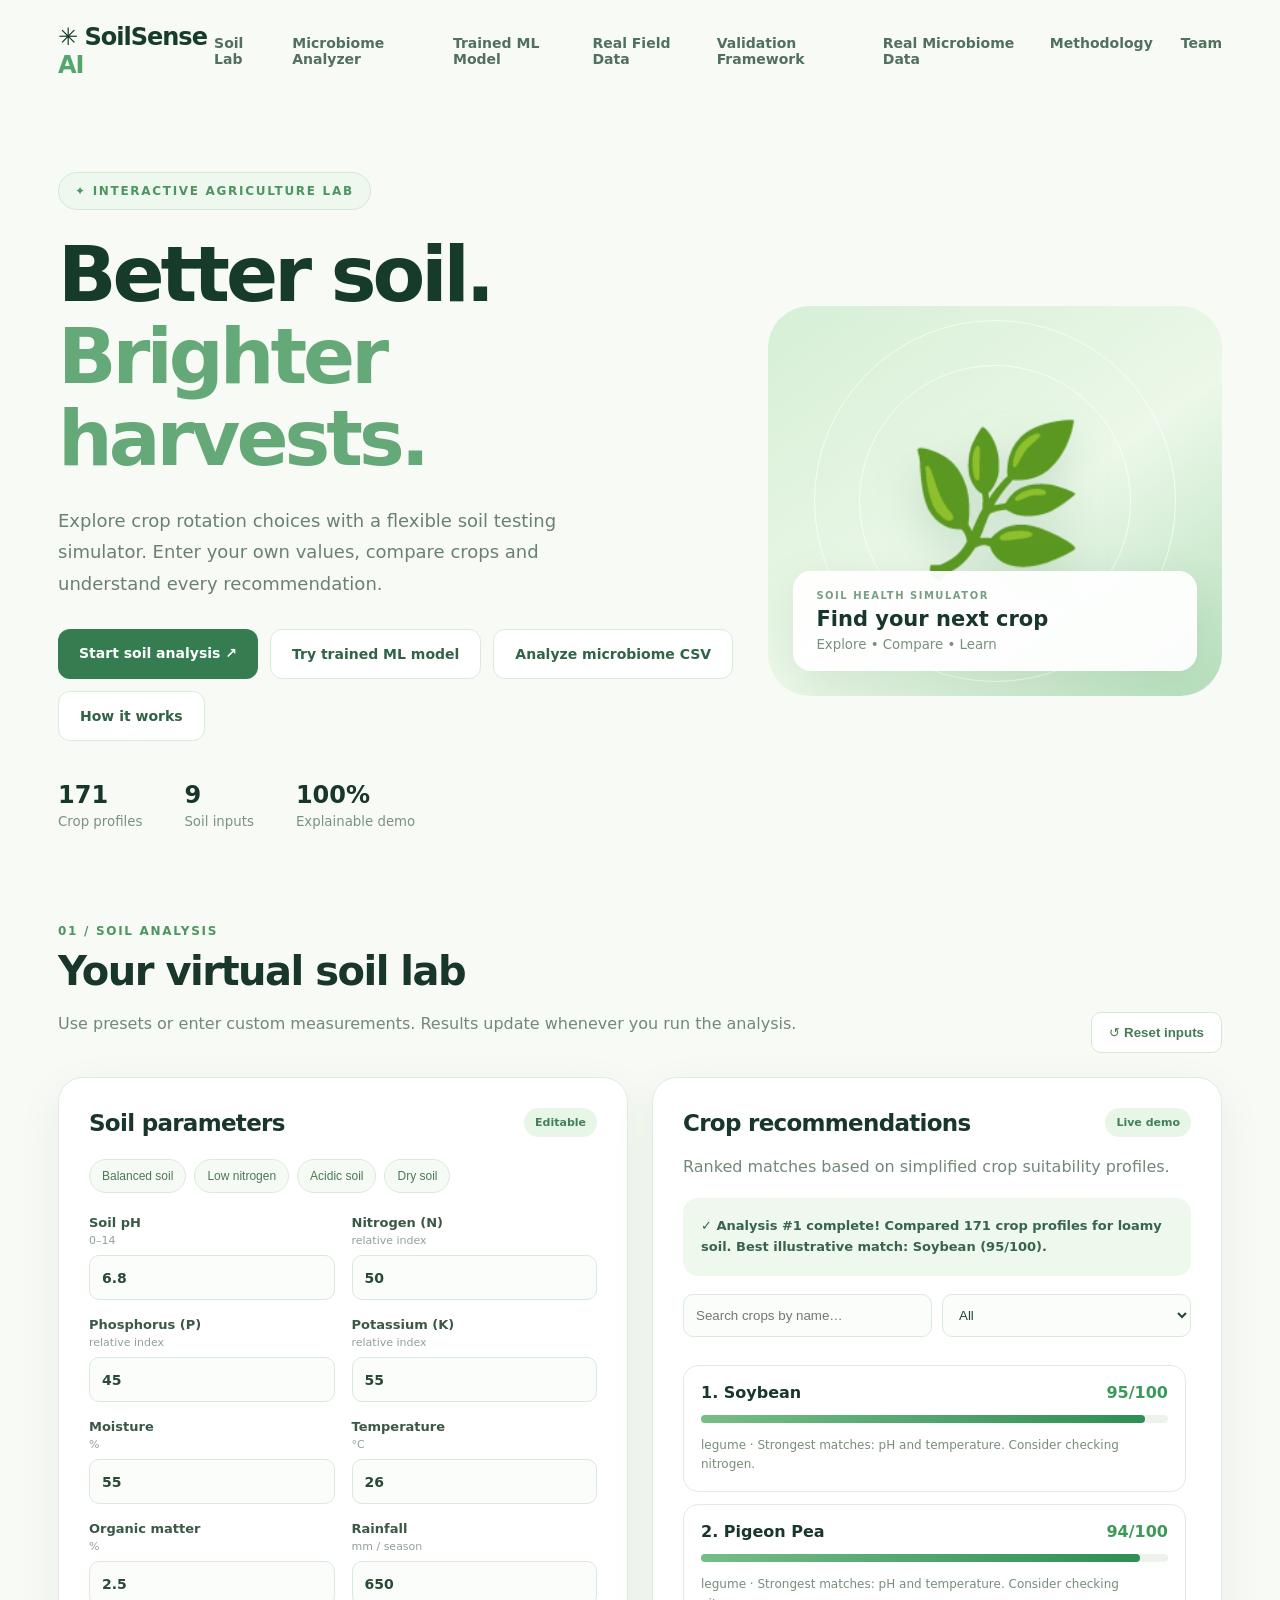
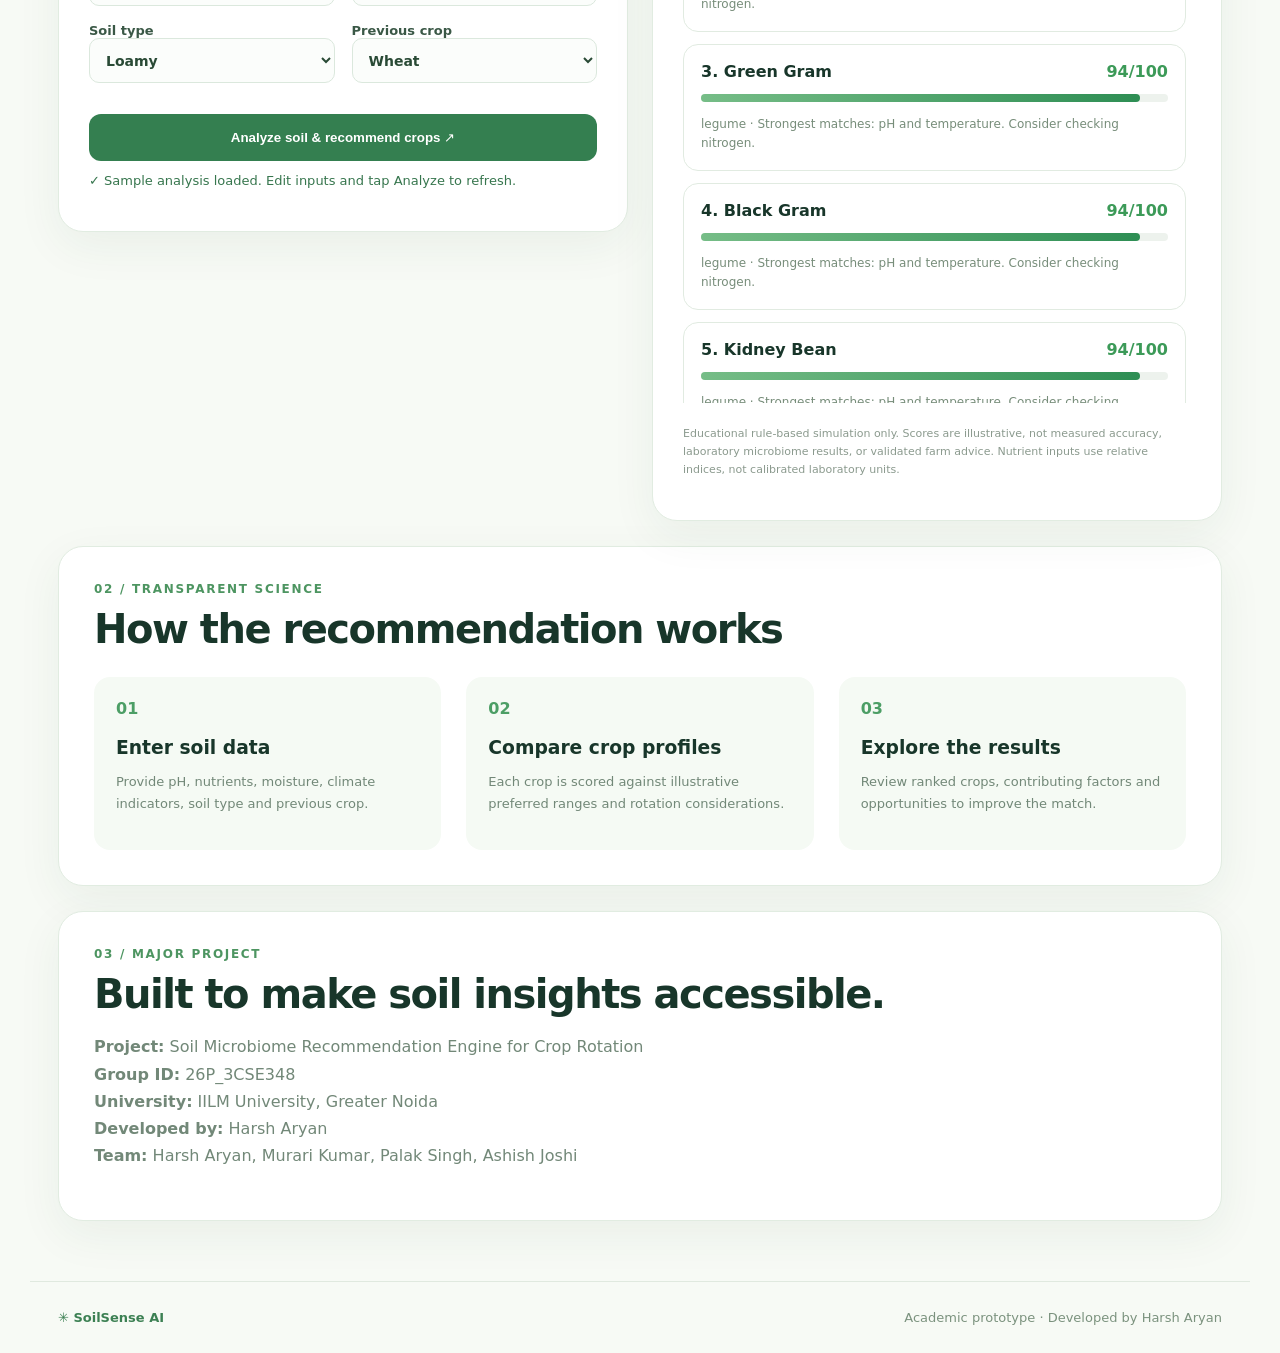
<file: index.html>
<!doctype html><html lang="en"><head><meta charset="utf-8"><meta name="viewport" content="width=device-width,initial-scale=1"><meta name="theme-color" content="#f5faf4"><title>SoilSense AI — Smart Crop Rotation Lab</title><link rel="stylesheet" href="style.css?v=8"></head><body><header><a class="logo" href="#">✳ SoilSense <span>AI</span></a><nav><a href="#lab">Soil Lab</a><a href="microbiome.html">Microbiome Analyzer</a><a href="ml.html">Trained ML Model</a><a href="field-data.html">Real Field Data</a><a href="microbiome-validation.html">Validation Framework</a><a href="real-microbiome.html">Real Microbiome Data</a><a href="#method">Methodology</a><a href="#team">Team</a></nav></header><main><section class="hero"><div class="hero-copy"><div class="pill">✦ INTERACTIVE AGRICULTURE LAB</div><h1>Better soil.<br><em>Brighter harvests.</em></h1><p>Explore crop rotation choices with a flexible soil testing simulator. Enter your own values, compare crops and understand every recommendation.</p><div class="hero-actions"><a class="primary" href="#lab">Start soil analysis ↗</a><a class="secondary" href="ml.html">Try trained ML model</a><a class="secondary" href="microbiome.html">Analyze microbiome CSV</a><a class="secondary" href="#method">How it works</a></div><div class="stats"><div><b>171</b><small>Crop profiles</small></div><div><b>9</b><small>Soil inputs</small></div><div><b>100%</b><small>Explainable demo</small></div></div></div><div class="hero-art"><div class="orb">🌿</div><div class="float-card"><span>SOIL HEALTH SIMULATOR</span><strong>Find your next crop</strong><small>Explore • Compare • Learn</small></div></div></section><section class="lab-heading" id="lab"><div><div class="eyebrow">01 / SOIL ANALYSIS</div><h2>Your virtual soil lab</h2><p>Use presets or enter custom measurements. Results update whenever you run the analysis.</p></div><button class="outline" id="reset" type="button">↺ Reset inputs</button></section><section class="workspace"><div class="form-card"><div class="card-heading"><h3>Soil parameters</h3><span class="tag">Editable</span></div><div class="preset-row"><button type="button" data-preset="balanced">Balanced soil</button><button type="button" data-preset="lowN">Low nitrogen</button><button type="button" data-preset="acidic">Acidic soil</button><button type="button" data-preset="dry">Dry soil</button></div><div class="fields"><label>Soil pH <small>0–14</small><input id="ph" type="number" min="0" max="14" step=".1" value="6.8"></label><label>Nitrogen (N) <small>relative index</small><input id="n" type="number" min="0" step="1" value="50"></label><label>Phosphorus (P) <small>relative index</small><input id="p" type="number" min="0" step="1" value="45"></label><label>Potassium (K) <small>relative index</small><input id="k" type="number" min="0" step="1" value="55"></label><label>Moisture <small>%</small><input id="moisture" type="number" min="0" max="100" step="1" value="55"></label><label>Temperature <small>°C</small><input id="temp" type="number" step=".1" value="26"></label><label>Organic matter <small>%</small><input id="organic" type="number" min="0" max="100" step=".1" value="2.5"></label><label>Rainfall <small>mm / season</small><input id="rainfall" type="number" min="0" step="1" value="650"></label><label>Soil type<select id="soil"><option>Loamy</option><option>Clay</option><option>Sandy</option><option>Silty</option><option>Black</option><option>Alluvial</option></select></label><label>Previous crop<select id="previous"><option>Wheat</option><option>Rice</option><option>Maize</option><option>Chickpea</option><option>Mustard</option><option>Potato</option><option>Soybean</option><option>Groundnut</option><option>Other / None</option></select></label></div><p id="error" class="error" role="alert"></p><button id="run" class="run" type="button">Analyze soil & recommend crops ↗</button><p id="analysisStatus" role="status" aria-live="polite" style="font-size:13px;color:#37764e;margin-top:12px">Ready to analyze your soil.</p></div><div class="result-card"><div class="card-heading"><h3>Crop recommendations</h3><span class="tag">Live demo</span></div><p class="muted">Ranked matches based on simplified crop suitability profiles.</p><div id="summary" class="summary"></div><div class="crop-controls"><input id="cropSearch" type="search" placeholder="Search crops by name…" aria-label="Search crops"><select id="cropCategory" aria-label="Filter crop category"><option>All</option><option value="cereal">Cereal</option><option value="legume">Legume</option><option value="vegetable">Vegetable</option><option value="fruit">Fruit</option><option value="oilseed">Oilseed</option><option value="spice">Spice</option><option value="cash crop">Cash crop</option><option value="herb">Herb</option><option value="flower">Flower</option><option value="fiber">Fiber</option></select></div><div id="recommendations"></div><p class="disclaimer">Educational rule-based simulation only. Scores are illustrative, not measured accuracy, laboratory microbiome results, or validated farm advice. Nutrient inputs use relative indices, not calibrated laboratory units.</p></div></section><section class="section-card" id="method"><div class="eyebrow">02 / TRANSPARENT SCIENCE</div><h2>How the recommendation works</h2><div class="steps"><div><span>01</span><h3>Enter soil data</h3><p>Provide pH, nutrients, moisture, climate indicators, soil type and previous crop.</p></div><div><span>02</span><h3>Compare crop profiles</h3><p>Each crop is scored against illustrative preferred ranges and rotation considerations.</p></div><div><span>03</span><h3>Explore the results</h3><p>Review ranked crops, contributing factors and opportunities to improve the match.</p></div></div></section><section class="section-card" id="team"><div class="eyebrow">03 / MAJOR PROJECT</div><h2>Built to make soil insights accessible.</h2><p><b>Project:</b> Soil Microbiome Recommendation Engine for Crop Rotation<br><b>Group ID:</b> 26P_3CSE348<br><b>University:</b> IILM University, Greater Noida<br><b>Developed by:</b> Harsh Aryan<br><b>Team:</b> Harsh Aryan, Murari Kumar, Palak Singh, Ashish Joshi</p></section></main><footer><b>✳ SoilSense AI</b><span>Academic prototype · Developed by Harsh Aryan</span></footer><script src="script.js?v=8"></script></body></html>
</file>
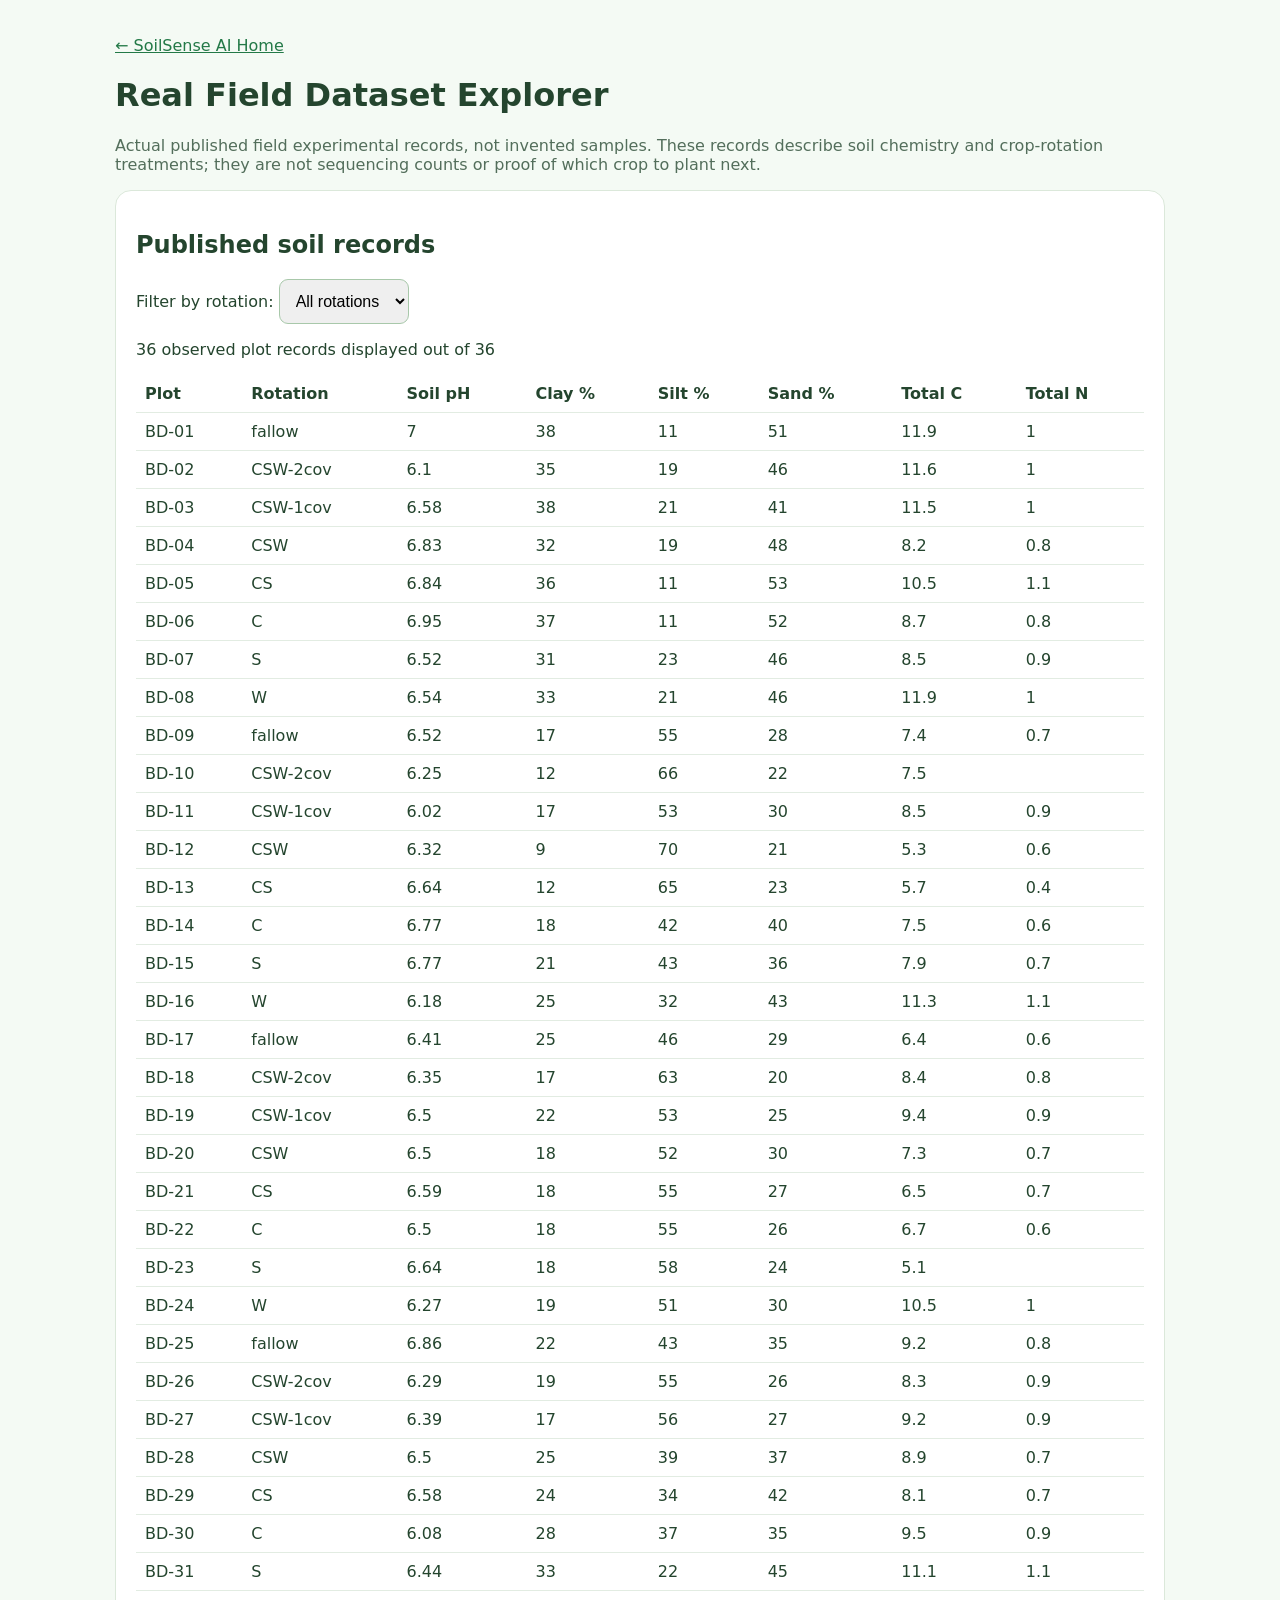
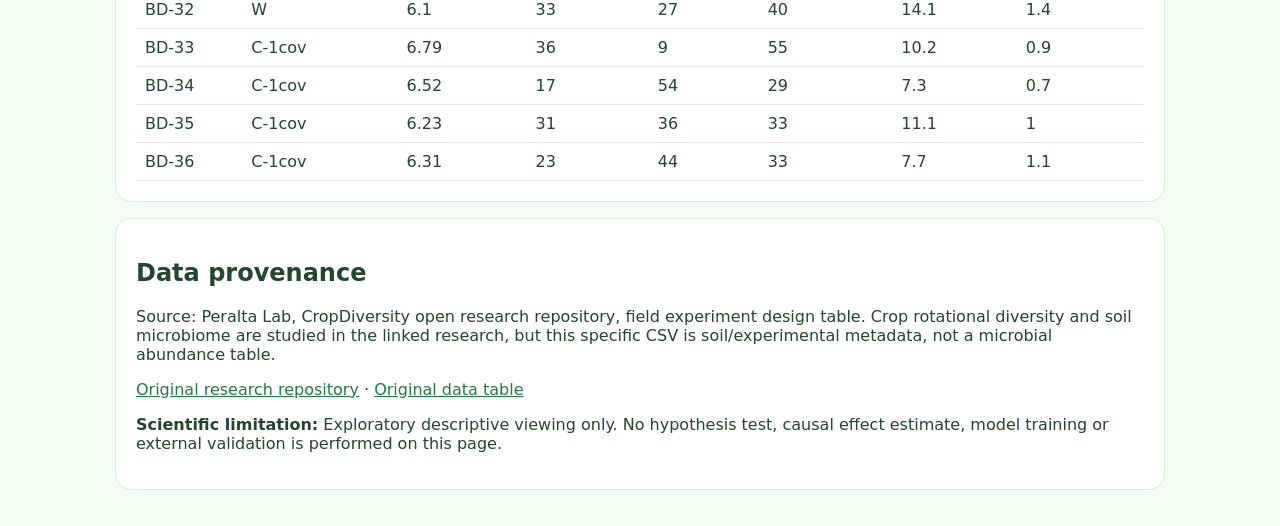
<file: field-data.html>
<!doctype html><html lang="en"><head><meta charset="utf-8"><meta name="viewport" content="width=device-width,initial-scale=1"><title>SoilSense AI — Real Field Dataset Explorer</title><style>body{margin:0;background:#f4faf4;font:16px system-ui;color:#24452e}main{max-width:1050px;margin:auto;padding:20px}section{background:white;border:1px solid #dbe8da;border-radius:16px;padding:20px;margin:16px 0}a{color:#237947}select{padding:12px;border:1px solid #a8c8aa;border-radius:9px;font-size:16px}table{width:100%;border-collapse:collapse}th,td{padding:9px;border-bottom:1px solid #e2ece2;text-align:left}.scroll{overflow:auto}.muted{color:#536e5b}</style></head><body><main><p><a href="index.html">← SoilSense AI Home</a></p><h1>Real Field Dataset Explorer</h1><p class="muted">Actual published field experimental records, not invented samples. These records describe soil chemistry and crop-rotation treatments; they are not sequencing counts or proof of which crop to plant next.</p><section><h2>Published soil records</h2><label>Filter by rotation: <select id="rotation"><option value="">All rotations</option></select></label><p id="summary" role="status">Loading records…</p><div class="scroll"><table><thead><tr><th>Plot</th><th>Rotation</th><th>Soil pH</th><th>Clay %</th><th>Silt %</th><th>Sand %</th><th>Total C</th><th>Total N</th></tr></thead><tbody id="table"></tbody></table></div></section><section><h2>Data provenance</h2><p>Source: Peralta Lab, CropDiversity open research repository, field experiment design table. Crop rotational diversity and soil microbiome are studied in the linked research, but this specific CSV is soil/experimental metadata, not a microbial abundance table.</p><p><a href="https://github.com/PeraltaLab/CropDiversity">Original research repository</a> · <a href="https://github.com/PeraltaLab/CropDiversity/blob/master/data/BDsoil_exptdesign.csv">Original data table</a></p><p><b>Scientific limitation:</b> Exploratory descriptive viewing only. No hypothesis test, causal effect estimate, model training or external validation is performed on this page.</p></section></main><script>const $=id=>document.getElementById(id);let rows=[];fetch("field_soil_data.csv?v=1").then(r=>{if(!r.ok)throw Error("Data unavailable");return r.text()}).then(t=>{const lines=t.trim().split(/\r?\n/).map(l=>l.split(","));const keys=lines.shift();rows=lines.map(a=>Object.fromEntries(keys.map((k,i)=>[k,a[i]||""])));const rotations=[...new Set(rows.map(r=>r.rotation))].filter(Boolean).sort();for(const v of rotations){const o=document.createElement("option");o.value=v;o.textContent=v;$("rotation").append(o)}render()}).catch(e=>$("summary").textContent="Could not load dataset: "+e.message);function render(){const filtered=rows.filter(r=>!$("rotation").value||r.rotation===$("rotation").value);$("summary").textContent=filtered.length+" observed plot records displayed out of "+rows.length;const keys=["","rotation","pHH2O","Clay","Silt","Sand","Total C","Total N"];$("table").replaceChildren(...filtered.map(r=>{const tr=document.createElement("tr");for(const k of keys){const td=document.createElement("td");td.textContent=k?r[k]:r[""];tr.append(td)}return tr}))}$("rotation").addEventListener("change",render)</script></body></html>
</file>
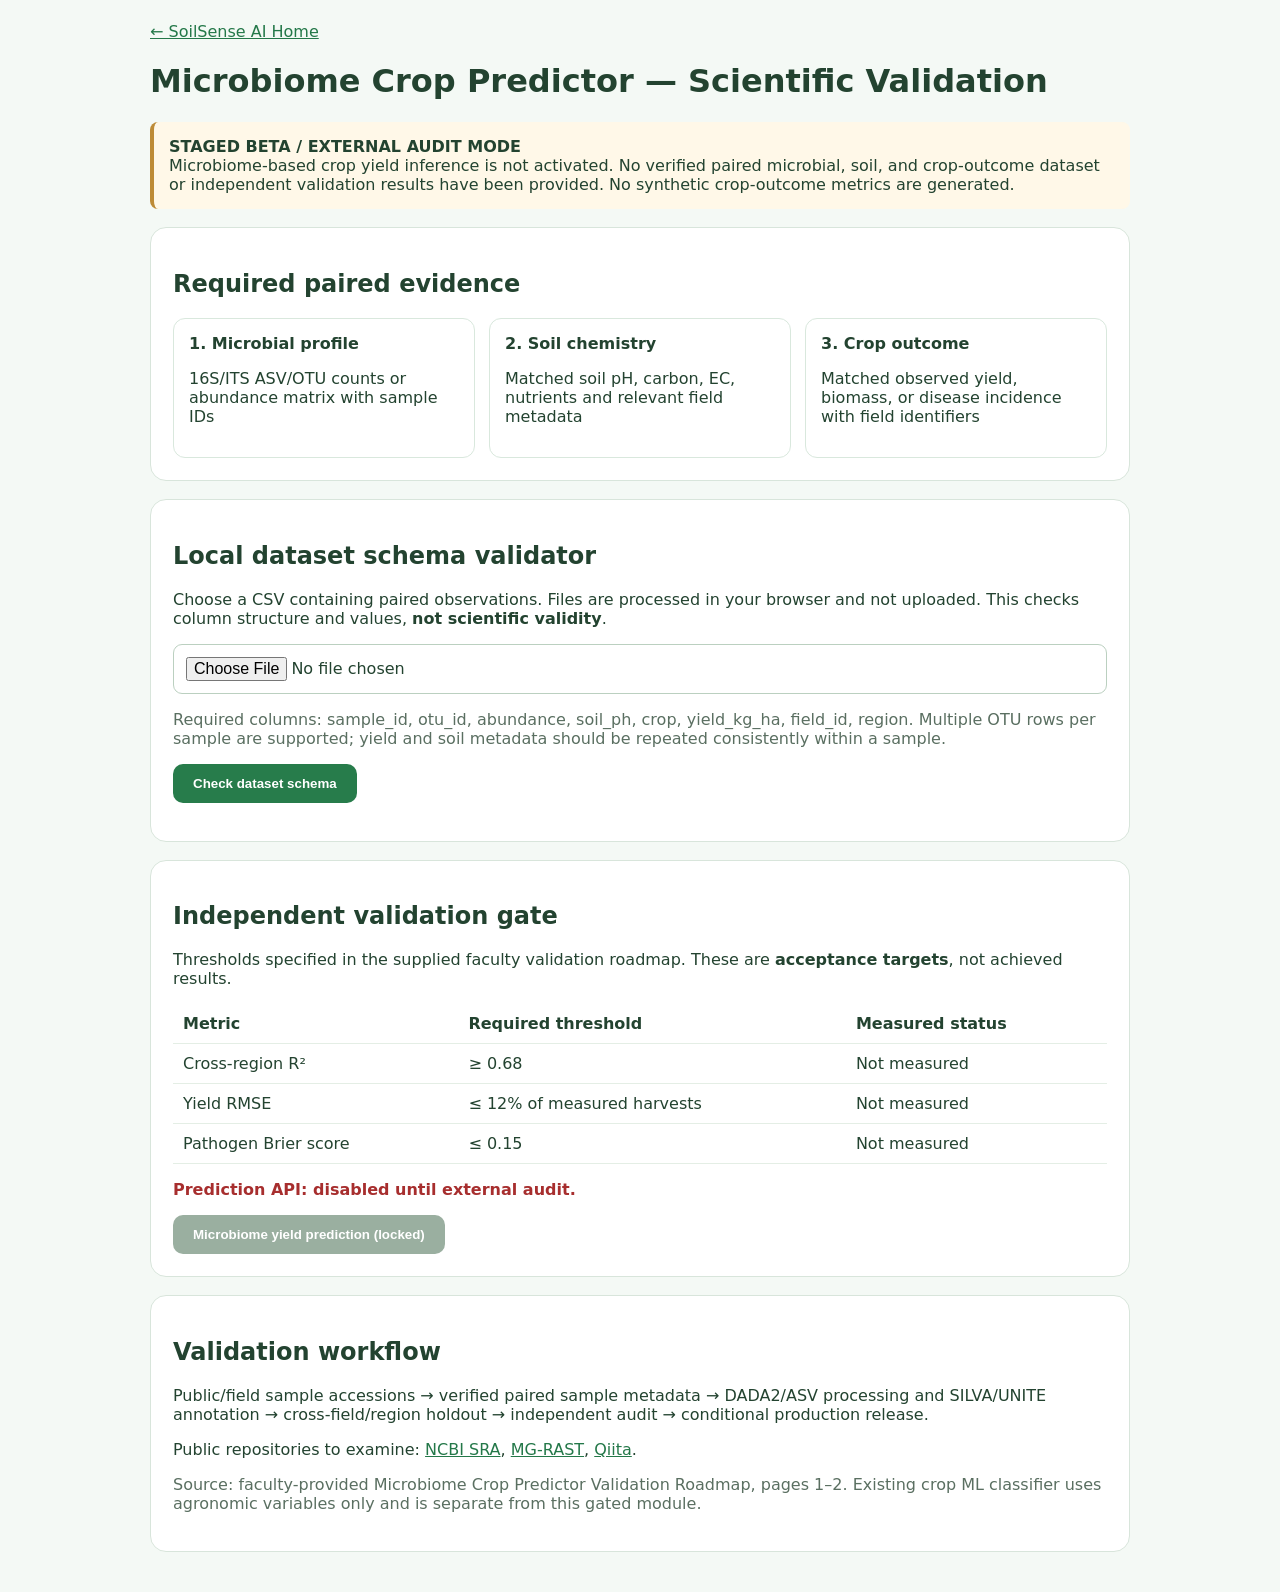
<file: microbiome-validation.html>
<!doctype html><html lang="en"><head><meta charset="utf-8"><meta name="viewport" content="width=device-width,initial-scale=1"><title>SoilSense AI | Microbiome Validation</title><style>body{margin:0;background:#f4f9f5;color:#234330;font:16px system-ui}main{max-width:980px;margin:auto;padding:22px}section{background:white;padding:22px;border:1px solid #d8e5db;border-radius:16px;margin:18px 0}h1{font-size:32px}a{color:#247849}label{display:block;font-weight:600;margin:14px 0}input,select{display:block;box-sizing:border-box;width:100%;padding:12px;border:1px solid #bbd0c0;border-radius:9px;margin-top:6px;font:inherit}button{background:#277c4b;color:white;border:0;padding:12px 20px;border-radius:10px;font-weight:700;cursor:pointer}.notice{background:#fff8e8;border-left:4px solid #bd8b36;padding:15px;border-radius:8px}.grid{display:grid;grid-template-columns:repeat(auto-fit,minmax(220px,1fr));gap:14px}.tile{padding:15px;border:1px solid #d9e8dd;border-radius:12px}.muted{color:#5a6f61}.bad{color:#a72e2e}.good{color:#237948}table{width:100%;border-collapse:collapse}th,td{padding:10px;border-bottom:1px solid #e4eee5;text-align:left}button:disabled{background:#9aafa0;cursor:not-allowed}</style></head><body><main><a href="index.html">← SoilSense AI Home</a><h1>Microbiome Crop Predictor — Scientific Validation</h1><p class="notice"><b>STAGED BETA / EXTERNAL AUDIT MODE</b><br>Microbiome-based crop yield inference is not activated. No verified paired microbial, soil, and crop-outcome dataset or independent validation results have been provided. No synthetic crop-outcome metrics are generated.</p><section><h2>Required paired evidence</h2><div class="grid"><div class="tile"><b>1. Microbial profile</b><p>16S/ITS ASV/OTU counts or abundance matrix with sample IDs</p></div><div class="tile"><b>2. Soil chemistry</b><p>Matched soil pH, carbon, EC, nutrients and relevant field metadata</p></div><div class="tile"><b>3. Crop outcome</b><p>Matched observed yield, biomass, or disease incidence with field identifiers</p></div></div></section><section><h2>Local dataset schema validator</h2><p>Choose a CSV containing paired observations. Files are processed in your browser and not uploaded. This checks column structure and values, <b>not scientific validity</b>.</p><input id="file" type="file" accept=".csv,text/csv"><p class="muted">Required columns: sample_id, otu_id, abundance, soil_ph, crop, yield_kg_ha, field_id, region. Multiple OTU rows per sample are supported; yield and soil metadata should be repeated consistently within a sample.</p><button id="validate">Check dataset schema</button><p id="message" role="status"></p><div id="details"></div></section><section><h2>Independent validation gate</h2><p>Thresholds specified in the supplied faculty validation roadmap. These are <b>acceptance targets</b>, not achieved results.</p><table><thead><tr><th>Metric</th><th>Required threshold</th><th>Measured status</th></tr></thead><tbody><tr><td>Cross-region R²</td><td>≥ 0.68</td><td>Not measured</td></tr><tr><td>Yield RMSE</td><td>≤ 12% of measured harvests</td><td>Not measured</td></tr><tr><td>Pathogen Brier score</td><td>≤ 0.15</td><td>Not measured</td></tr></tbody></table><p class="bad"><b>Prediction API: disabled until external audit.</b></p><button disabled>Microbiome yield prediction (locked)</button></section><section><h2>Validation workflow</h2><p>Public/field sample accessions → verified paired sample metadata → DADA2/ASV processing and SILVA/UNITE annotation → cross-field/region holdout → independent audit → conditional production release.</p><p>Public repositories to examine: <a href="https://www.ncbi.nlm.nih.gov/sra">NCBI SRA</a>, <a href="https://www.mg-rast.org/">MG-RAST</a>, <a href="https://qiita.ucsd.edu/">Qiita</a>.</p><p class="muted">Source: faculty-provided Microbiome Crop Predictor Validation Roadmap, pages 1–2. Existing crop ML classifier uses agronomic variables only and is separate from this gated module.</p></section></main><script>const $=id=>document.getElementById(id);$("validate").addEventListener("click",async()=>{const file=$("file").files[0];if(!file){$("message").textContent="Select a paired observation CSV file first.";$("details").textContent="";return}try{const txt=await file.text();const lines=txt.replace(/^\uFEFF/,"").trim().split(/\r?\n/).filter(Boolean);if(lines.length<2)throw Error("CSV has no observation rows.");const header=lines[0].split(",").map(x=>x.trim().replace(/^"|"$/g,"").toLowerCase());const required=["sample_id","otu_id","abundance","soil_ph","crop","yield_kg_ha","field_id","region"];const missing=required.filter(x=>!header.includes(x));if(missing.length)throw Error("Missing columns: "+missing.join(", "));let errors=[],sampleMeta=new Map(),taxa=0;for(let i=1;i<lines.length;i++){const cells=lines[i].split(",").map(x=>x.trim().replace(/^"|"$/g,""));if(cells.length!==header.length){errors.push("Line "+(i+1)+": column count mismatch");continue}const v=Object.fromEntries(header.map((k,j)=>[k,cells[j]]));if(!v.sample_id||!v.otu_id||!v.crop||!v.field_id||!v.region)errors.push("Line "+(i+1)+": missing identifier or label");if(!Number.isFinite(Number(v.abundance))||Number(v.abundance)<0||!v.abundance)errors.push("Line "+(i+1)+": invalid abundance");if(!v.soil_ph||!Number.isFinite(Number(v.soil_ph))||Number(v.soil_ph)<0||Number(v.soil_ph)>14)errors.push("Line "+(i+1)+": invalid soil pH");if(!v.yield_kg_ha||!Number.isFinite(Number(v.yield_kg_ha))||Number(v.yield_kg_ha)<0)errors.push("Line "+(i+1)+": invalid yield");const key=JSON.stringify([v.soil_ph,v.crop,v.yield_kg_ha,v.field_id,v.region]);if(sampleMeta.has(v.sample_id)&&sampleMeta.get(v.sample_id)!==key)errors.push("Line "+(i+1)+": conflicting metadata for sample "+v.sample_id);sampleMeta.set(v.sample_id,key);taxa++}if(errors.length)throw Error(errors.slice(0,5).join("; ")+(errors.length>5?" (and "+(errors.length-5)+" more)":""));$("message").className="good";$("message").textContent="Schema and basic values pass. This is NOT scientific validation.";$("details").textContent=sampleMeta.size+" unique samples; "+taxa+" OTU rows. Check sample provenance, lab methods, independent region splits and actual yield evidence before modeling."}catch(e){$("message").className="bad";$("message").textContent="Validation failed: "+e.message;$("details").textContent=""}})</script></body></html>
</file>
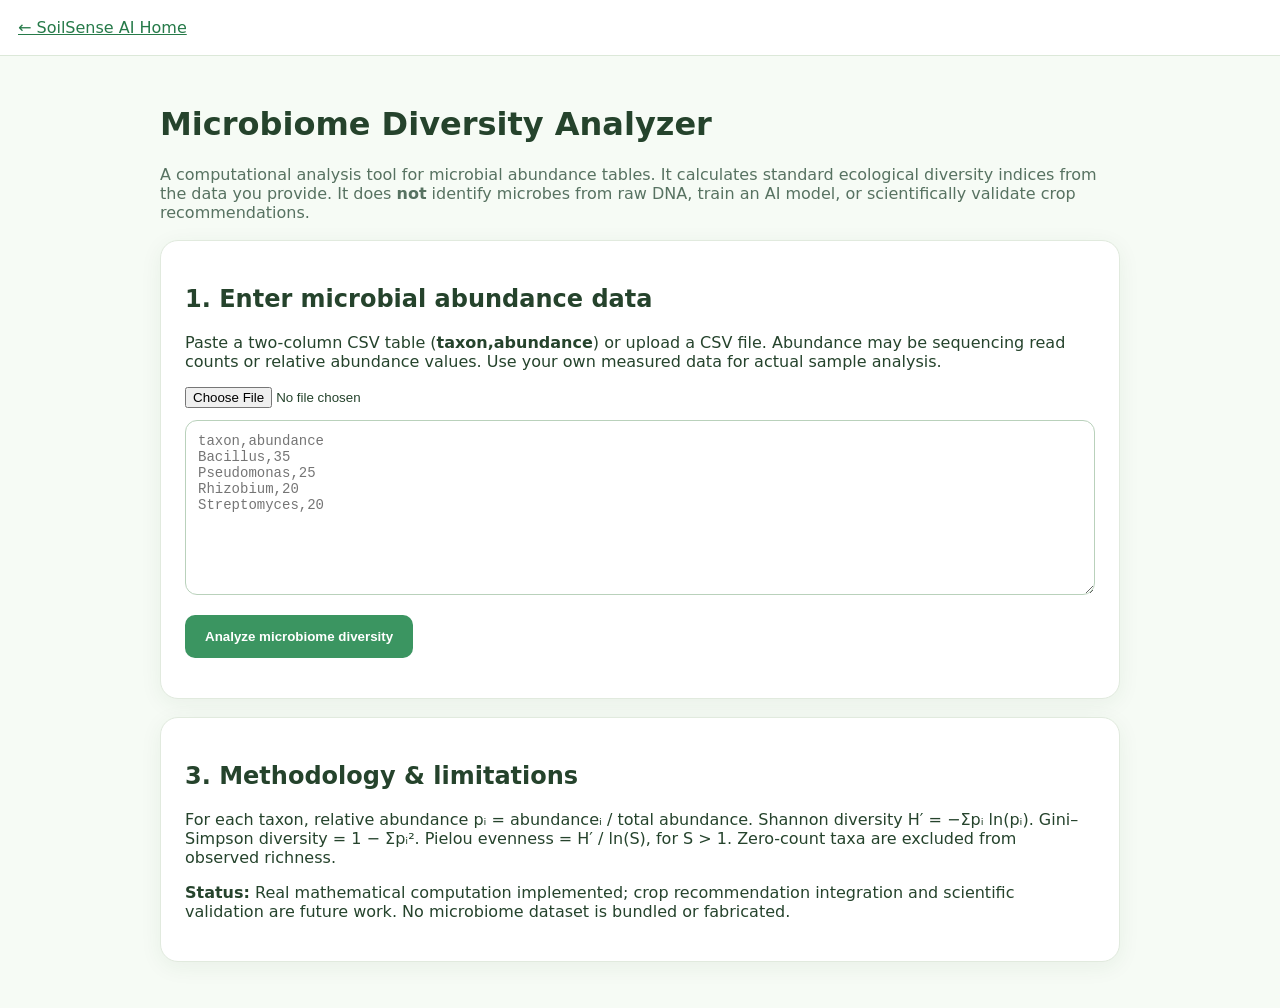
<file: microbiome.html>
<!doctype html><html lang="en"><head><meta charset="utf-8"><meta name="viewport" content="width=device-width,initial-scale=1"><title>SoilSense AI | Microbiome Diversity Analyzer</title><style>body{margin:0;background:#f6fbf5;color:#25432c;font:16px system-ui,Arial}main{max-width:960px;margin:auto;padding:28px 16px}header{background:white;padding:18px;border-bottom:1px solid #dce8d9}a{color:#267a49}section{background:white;border:1px solid #e1eade;border-radius:18px;padding:24px;margin:18px 0;box-shadow:0 5px 22px #234a2610}textarea{width:100%;box-sizing:border-box;min-height:175px;padding:12px;border:1px solid #b9d1bb;border-radius:12px;font:14px monospace}button{border:0;background:#3b9561;color:white;border-radius:10px;padding:14px 20px;cursor:pointer;font-weight:bold}button:hover{background:#247445}.muted{color:#577261}#error{color:#b12d2d}table{width:100%;border-collapse:collapse}td,th{text-align:left;border-bottom:1px solid #e4ede4;padding:10px}.stats{display:flex;flex-wrap:wrap;gap:12px}.stat{background:#ecf7ed;border-radius:12px;padding:15px;min-width:130px;flex:1}.stat b{font-size:24px;display:block}input[type=file]{display:block;margin:12px 0}small{color:#59705e}</style></head><body><header><a href="index.html">← SoilSense AI Home</a></header><main><h1>Microbiome Diversity Analyzer</h1><p class="muted">A computational analysis tool for microbial abundance tables. It calculates standard ecological diversity indices from the data you provide. It does <b>not</b> identify microbes from raw DNA, train an AI model, or scientifically validate crop recommendations.</p><section><h2>1. Enter microbial abundance data</h2><p>Paste a two-column CSV table (<b>taxon,abundance</b>) or upload a CSV file. Abundance may be sequencing read counts or relative abundance values. Use your own measured data for actual sample analysis.</p><input id="file" type="file" accept=".csv,text/csv"><textarea id="data" spellcheck="false" aria-label="CSV microbial abundance table" placeholder="taxon,abundance&#10;Bacillus,35&#10;Pseudomonas,25&#10;Rhizobium,20&#10;Streptomyces,20"></textarea><p><button id="analyze" type="button">Analyze microbiome diversity</button></p><p id="error" role="alert"></p></section><section id="results" hidden><h2>2. Computed results</h2><p id="context"></p><div class="stats"><div class="stat"><b id="richness"></b><small>Observed taxa richness</small></div><div class="stat"><b id="shannon"></b><small>Shannon H′ (natural log)</small></div><div class="stat"><b id="simpson"></b><small>Gini–Simpson diversity (1 − Σp²)</small></div><div class="stat"><b id="evenness"></b><small>Pielou evenness</small></div></div><h3>Relative abundance by taxon</h3><table><thead><tr><th>Taxon</th><th>Abundance</th><th>Relative %</th></tr></thead><tbody id="rows"></tbody></table><p class="muted">These metrics describe only the submitted abundance table. They do not establish soil health, crop suitability, microbial function, or agricultural model accuracy. For meaningful conclusions, compare appropriate replicated samples and consult domain experts.</p></section><section><h2>3. Methodology & limitations</h2><p>For each taxon, relative abundance pᵢ = abundanceᵢ / total abundance. Shannon diversity H′ = −Σpᵢ ln(pᵢ). Gini–Simpson diversity = 1 − Σpᵢ². Pielou evenness = H′ / ln(S), for S &gt; 1. Zero-count taxa are excluded from observed richness.</p><p><b>Status:</b> Real mathematical computation implemented; crop recommendation integration and scientific validation are future work. No microbiome dataset is bundled or fabricated.</p></section></main><script>const $=id=>document.getElementById(id);$("file").addEventListener("change",async e=>{const f=e.target.files[0];if(f)$("data").value=await f.text()});function calculate(csv){const lines=csv.trim().split(/\r?\n/).filter(Boolean);if(lines.length<2)throw Error("Enter at least one taxon with a positive abundance.");const merged=new Map();for(let i=0;i<lines.length;i++){const cols=lines[i].split(",").map(s=>s.trim().replace(/^"|"$/g,""));if(i===0&&cols[0].toLowerCase()==="taxon"&&cols[1]?.toLowerCase()==="abundance")continue;if(cols.length!==2||!cols[0])throw Error("Invalid CSV at line "+(i+1)+". Use taxon,abundance.");const value=Number(cols[1]);if(!Number.isFinite(value)||value<0)throw Error("Invalid abundance at line "+(i+1)+".");merged.set(cols[0],(merged.get(cols[0])||0)+value)}const taxa=[...merged].filter(x=>x[1]>0);const total=taxa.reduce((a,x)=>a+x[1],0);if(!total)throw Error("At least one abundance must be greater than zero.");const p=taxa.map(x=>x[1]/total);const H=-p.reduce((a,x)=>a+x*Math.log(x),0);return{taxa:taxa.sort((a,b)=>b[1]-a[1]),total,S:taxa.length,H,simpson:1-p.reduce((a,x)=>a+x*x,0),evenness:taxa.length>1?H/Math.log(taxa.length):1}}$("analyze").addEventListener("click",()=>{try{const r=calculate($("data").value);$("error").textContent="";$("results").hidden=false;$("richness").textContent=r.S;$("shannon").textContent=r.H.toFixed(4);$("simpson").textContent=r.simpson.toFixed(4);$("evenness").textContent=r.evenness.toFixed(4);$("context").textContent="Total abundance: "+r.total.toLocaleString()+" across "+r.S+" observed taxa.";$("rows").replaceChildren(...r.taxa.map(([name,n])=>{const tr=document.createElement("tr");for(const v of [name,String(n),(100*n/r.total).toFixed(2)+"%"]){const td=document.createElement("td");td.textContent=v;tr.appendChild(td)}return tr}));$("results").scrollIntoView({behavior:"smooth"})}catch(e){$("results").hidden=true;$("error").textContent=e.message}});</script></body></html>
</file>
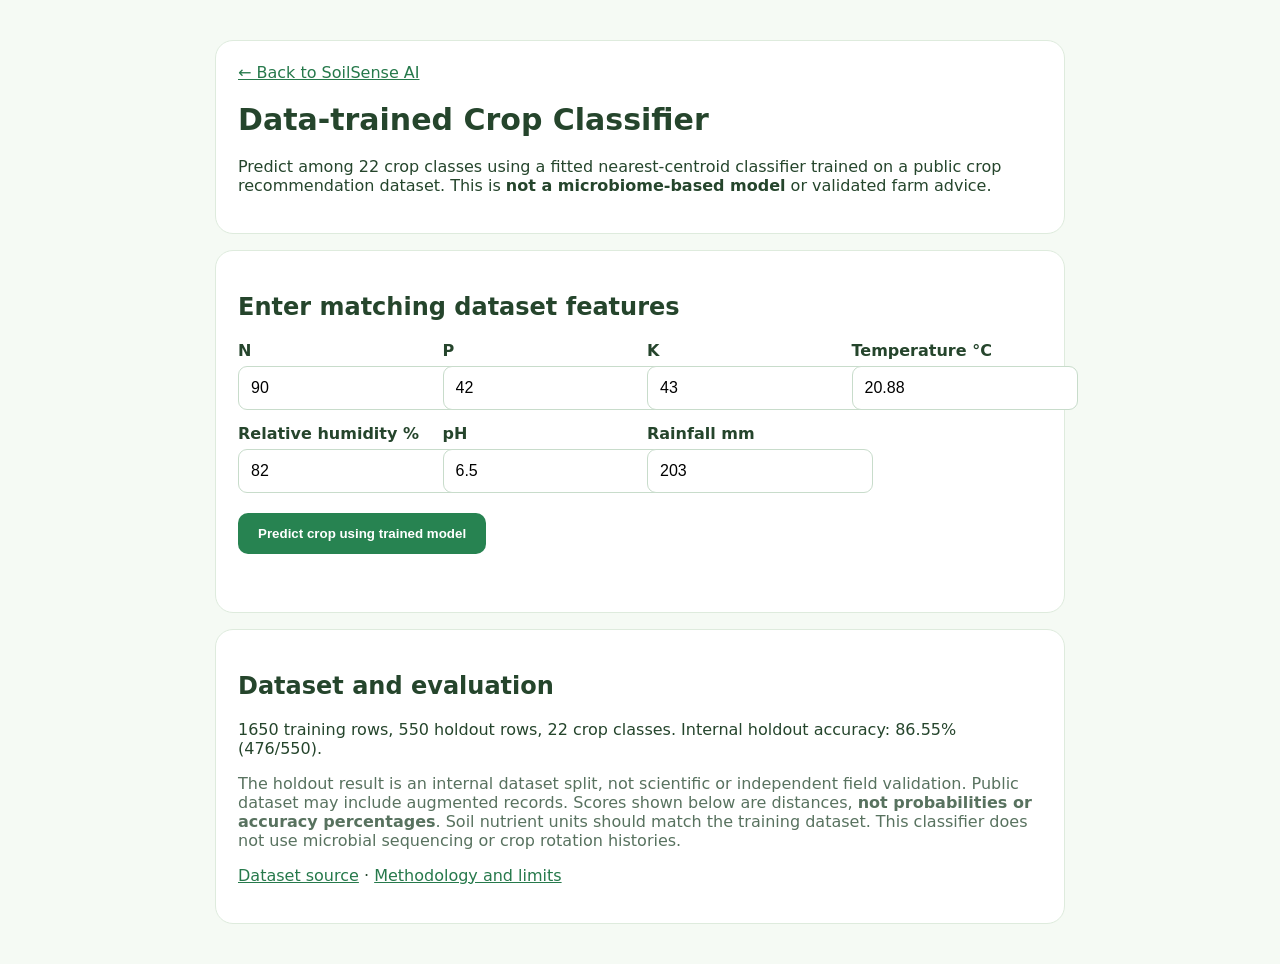
<file: ml.html>
<!doctype html><html lang="en"><head><meta charset="utf-8"><meta name="viewport" content="width=device-width,initial-scale=1"><title>SoilSense AI — Trained Crop Classifier</title><style>body{background:#f5faf4;color:#25452c;font:16px system-ui;margin:0}main{max-width:850px;margin:auto;padding:24px}header,section{background:white;padding:22px;border-radius:18px;margin:16px 0;border:1px solid #deebdd}h1{font-size:30px}a{color:#26794b}.inputs{display:grid;grid-template-columns:repeat(auto-fit,minmax(170px,1fr));gap:14px}label{display:grid;gap:6px;font-weight:600}input{padding:12px;border:1px solid #c8dccb;border-radius:9px;font-size:16px}button{background:#278351;color:white;padding:13px 20px;border:0;border-radius:10px;font-weight:700;margin:20px 0;cursor:pointer}.result{background:#eaf6eb;padding:14px;border-radius:12px;margin:10px 0}.muted{color:#58725f}#error{color:#a52323}</style></head><body><main><header><a href="index.html">← Back to SoilSense AI</a><h1>Data-trained Crop Classifier</h1><p>Predict among 22 crop classes using a fitted nearest-centroid classifier trained on a public crop recommendation dataset. This is <b>not a microbiome-based model</b> or validated farm advice.</p></header><section><h2>Enter matching dataset features</h2><div class="inputs"><label>N<input id="N" type="number" value="90"></label><label>P<input id="P" type="number" value="42"></label><label>K<input id="K" type="number" value="43"></label><label>Temperature °C<input id="temperature" type="number" value="20.88"></label><label>Relative humidity %<input id="humidity" type="number" value="82"></label><label>pH<input id="ph" type="number" value="6.5"></label><label>Rainfall mm<input id="rainfall" type="number" value="203"></label></div><button id="run" type="button">Predict crop using trained model</button><p id="error" role="alert"></p><div id="result" aria-live="polite"></div></section><section><h2>Dataset and evaluation</h2><p id="metrics">Loading model…</p><p class="muted">The holdout result is an internal dataset split, not scientific or independent field validation. Public dataset may include augmented records. Scores shown below are distances, <b>not probabilities or accuracy percentages</b>. Soil nutrient units should match the training dataset. This classifier does not use microbial sequencing or crop rotation histories.</p><p><a href="https://github.com/KRUTHIKTR/Crop-Recommendation-System-Using-Machine-Learning/blob/main/Datasets/crop_data1.csv">Dataset source</a> · <a href="AI_VALIDATION.md">Methodology and limits</a></p></section></main><script>let model;const $=id=>document.getElementById(id);fetch("crop_model.json?v=1").then(r=>{if(!r.ok)throw Error("Model file unavailable");return r.json()}).then(m=>{model=m;$("metrics").textContent=m.train_rows+" training rows, "+m.test_rows+" holdout rows, "+m.labels.length+" crop classes. Internal holdout accuracy: "+(m.holdout_accuracy*100).toFixed(2)+"% ("+m.correct+"/"+m.test_rows+").";$("run").disabled=false}).catch(e=>{$("error").textContent=e.message});$("run").disabled=true;$("run").addEventListener("click",()=>{try{if(!model)throw Error("Model not loaded yet.");const x=model.features.map(f=>{const raw=$(f).value.trim();if(raw==="")throw Error("Enter "+f);const v=Number(raw);if(!Number.isFinite(v))throw Error("Invalid "+f);return v});if(x[5]<0||x[5]>14||x[4]<0||x[4]>100||x.some((v,i)=>i!==5&&i!==4&&v<0))throw Error("Check pH, humidity, and nonnegative measurements.");const z=x.map((v,i)=>(v-model.means[i])/model.sd[i]);const ranked=model.labels.map((crop,j)=>({crop,d:model.centroids[j].reduce((a,c,i)=>a+(c-z[i])**2,0)})).sort((a,b)=>a.d-b.d);$("error").textContent="";$("result").replaceChildren(...ranked.slice(0,3).map((r,i)=>{const div=document.createElement("div");div.className="result";div.textContent=(i+1)+". "+r.crop+" — standardized distance "+Math.sqrt(r.d).toFixed(3);return div}))}catch(e){$("result").replaceChildren();$("error").textContent=e.message}})</script></body></html>
</file>
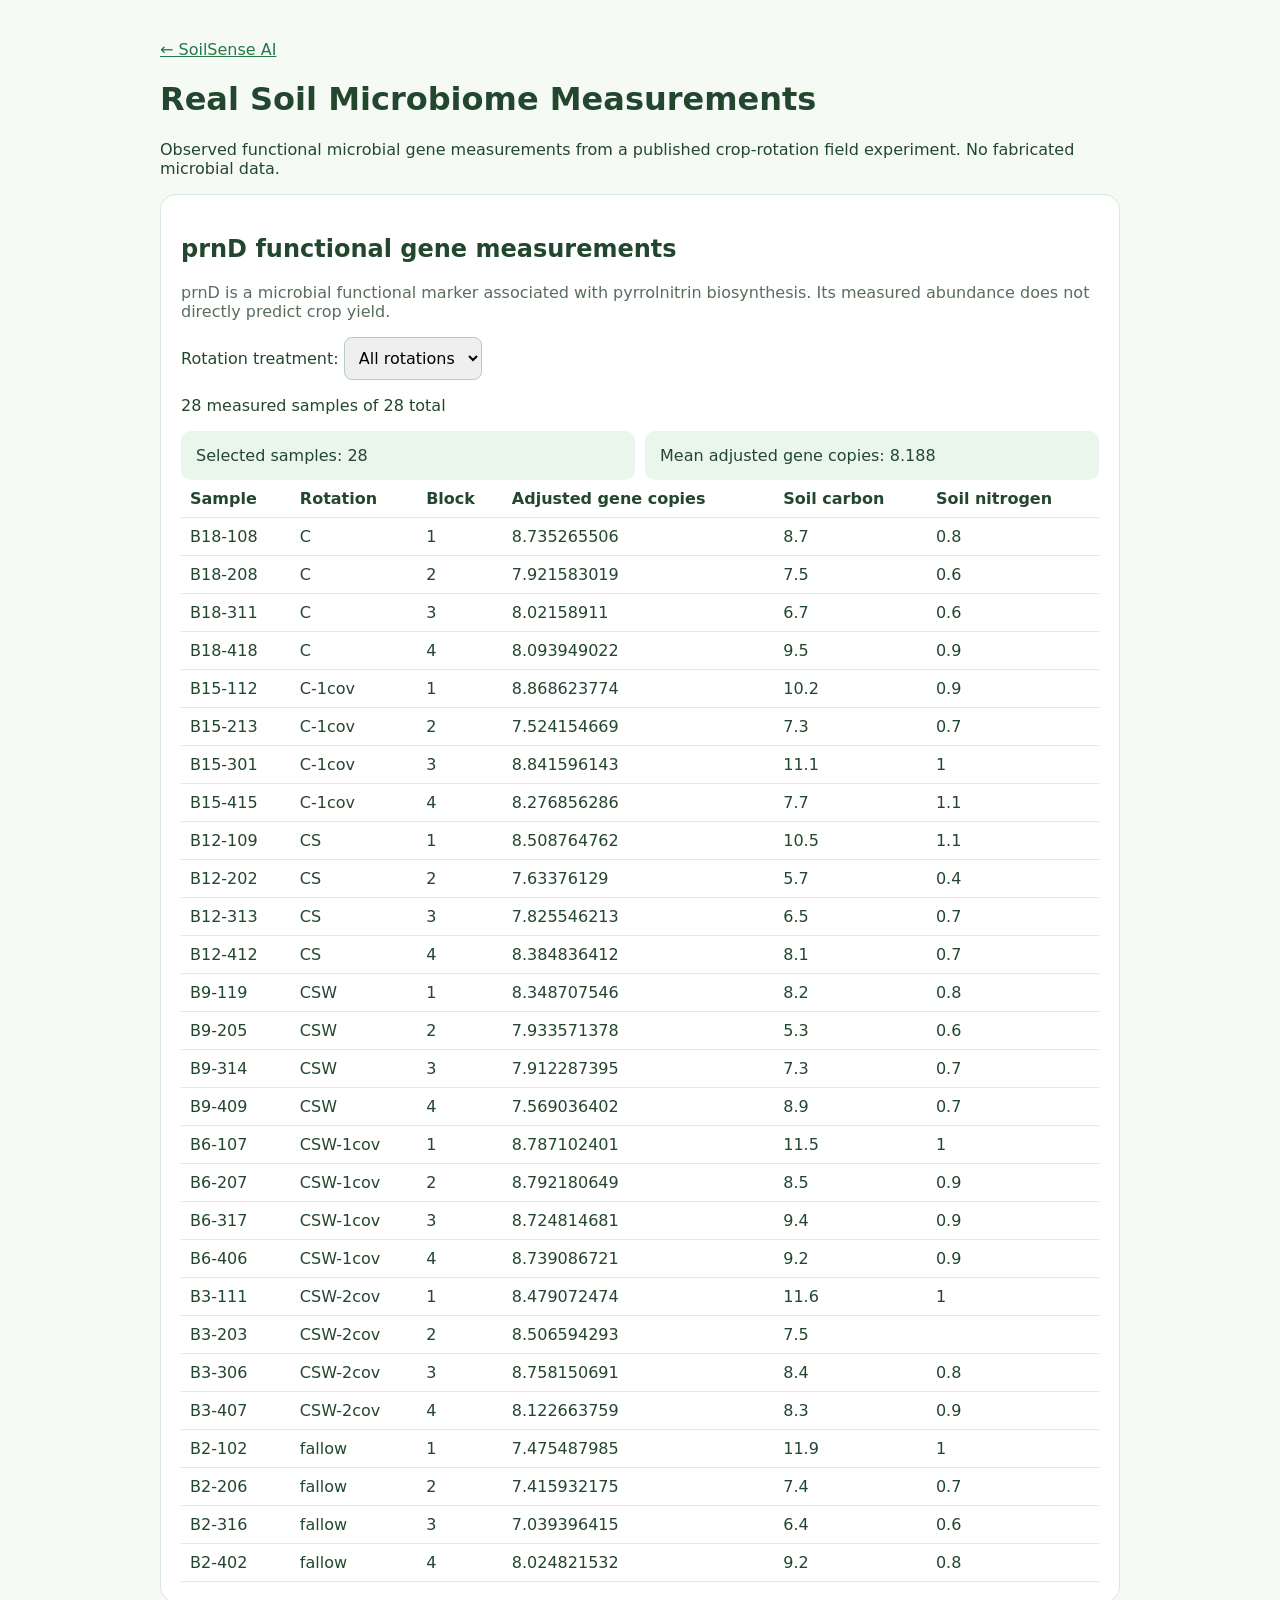
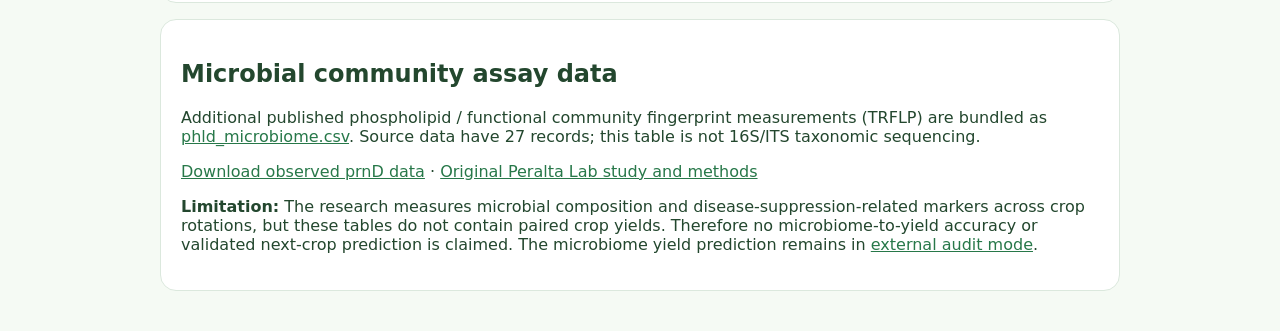
<file: real-microbiome.html>
<!doctype html><html lang="en"><head><meta charset="utf-8"><meta name="viewport" content="width=device-width,initial-scale=1"><title>SoilSense AI — Real Microbial Measurements</title><style>body{font:16px system-ui;background:#f5faf4;color:#23472e;margin:0}main{max-width:960px;margin:auto;padding:24px}section{background:white;border:1px solid #dbe8dd;border-radius:16px;padding:20px;margin:16px 0}a{color:#277849}select{font:inherit;padding:10px;border:1px solid #b5cfbc;border-radius:8px}.grid{display:grid;grid-template-columns:repeat(auto-fit,minmax(180px,1fr));gap:10px}.tile{background:#eaf5eb;border-radius:10px;padding:15px}table{border-collapse:collapse;width:100%}td,th{text-align:left;border-bottom:1px solid #e1ebe2;padding:9px}.scroll{overflow-x:auto}.muted{color:#596d5d}</style></head><body><main><p><a href="index.html">← SoilSense AI</a></p><h1>Real Soil Microbiome Measurements</h1><p>Observed functional microbial gene measurements from a published crop-rotation field experiment. No fabricated microbial data.</p><section><h2>prnD functional gene measurements</h2><p class="muted">prnD is a microbial functional marker associated with pyrrolnitrin biosynthesis. Its measured abundance does not directly predict crop yield.</p><label>Rotation treatment: <select id="rotation"><option value="">All rotations</option></select></label><p id="summary" role="status">Loading data…</p><div id="stats" class="grid"></div><div class="scroll"><table><thead><tr><th>Sample</th><th>Rotation</th><th>Block</th><th>Adjusted gene copies</th><th>Soil carbon</th><th>Soil nitrogen</th></tr></thead><tbody id="table"></tbody></table></div></section><section><h2>Microbial community assay data</h2><p>Additional published phospholipid / functional community fingerprint measurements (TRFLP) are bundled as <a href="phld_microbiome.csv">phld_microbiome.csv</a>. Source data have 27 records; this table is not 16S/ITS taxonomic sequencing.</p><p><a href="prnd_gene.csv">Download observed prnD data</a> · <a href="https://github.com/PeraltaLab/CropDiversity">Original Peralta Lab study and methods</a></p><p><b>Limitation:</b> The research measures microbial composition and disease-suppression-related markers across crop rotations, but these tables do not contain paired crop yields. Therefore no microbiome-to-yield accuracy or validated next-crop prediction is claimed. The microbiome yield prediction remains in <a href="microbiome-validation.html">external audit mode</a>.</p></section></main><script>const $=x=>document.getElementById(x);let rows=[];fetch("prnd_gene.csv?v=1").then(r=>{if(!r.ok)throw Error("CSV not available");return r.text()}).then(t=>{const lines=t.trim().split(/\r\n|\n|\r/).filter(Boolean).map(s=>s.split(","));const header=lines.shift().map(s=>s.trim());rows=lines.map(a=>Object.fromEntries(header.map((h,i)=>[h,a[i]||""]))).filter(r=>r.Sample);for(const value of [...new Set(rows.map(r=>r.Rotation))].sort()){const opt=document.createElement("option");opt.value=value;opt.textContent=value;$("rotation").append(opt)}render()}).catch(e=>$("summary").textContent="Error loading real microbial dataset: "+e.message);function render(){const data=rows.filter(r=>!$("rotation").value||r.Rotation===$("rotation").value);$("summary").textContent=data.length+" measured samples of "+rows.length+" total";const avg=data.reduce((s,r)=>s+Number(r.adj_copies||0),0)/(data.length||1);$("stats").replaceChildren();for(const [label,value] of [["Selected samples",data.length],["Mean adjusted gene copies",data.length?avg.toFixed(3):"N/A"]]){const el=document.createElement("div");el.className="tile";el.textContent=label+": "+value;$("stats").append(el)}$("table").replaceChildren(...data.map(r=>{const tr=document.createElement("tr");for(const key of ["Sample","Rotation","Block","adj_copies","carbon","nitrogen"]){const td=document.createElement("td");td.textContent=r[key]||"";tr.append(td)}return tr}))}$("rotation").addEventListener("change",render)</script></body></html>
</file>
<file: style.css>
:root{font-family:Inter,ui-sans-serif,system-ui,-apple-system,Segoe UI,sans-serif;color:#18362a;background:#f7faf5;font-synthesis:none}*{box-sizing:border-box}html{scroll-behavior:smooth}body{margin:0;background:#f7faf5}header{max-width:1220px;margin:auto;padding:23px 28px;display:flex;justify-content:space-between;align-items:center}.logo{text-decoration:none;color:#173c29;font-weight:850;font-size:24px;letter-spacing:-1px}.logo span{color:#55a66d}nav{display:flex;gap:28px}nav a{color:#52705e;text-decoration:none;font-size:14px;font-weight:650}main{max-width:1220px;margin:auto;padding:0 28px 60px}.hero{display:grid;grid-template-columns:1.2fr .8fr;align-items:center;gap:30px;padding:70px 0 95px}.pill,.eyebrow{font-size:12px;letter-spacing:1.7px;font-weight:800;color:#4d9561}.pill{display:inline-block;border:1px solid #d4e8d4;border-radius:40px;padding:11px 16px;background:#eff8ee}.hero h1{font-size:clamp(45px,6vw,78px);line-height:1.07;letter-spacing:-4px;margin:24px 0;color:#173b2a}.hero em{font-style:normal;color:#65a978}.hero p{max-width:570px;font-size:18px;line-height:1.75;color:#6a8171}.hero-actions{display:flex;gap:12px;flex-wrap:wrap;margin:30px 0 40px}.primary,.secondary{padding:16px 21px;border-radius:12px;text-decoration:none;font-weight:750;font-size:14px}.primary{background:#357c50;color:white}.secondary{background:white;color:#316346;border:1px solid #dce9dd}.stats{display:flex;gap:42px}.stats div{display:grid;gap:5px}.stats b{font-size:24px}.stats small{color:#7b9280}.hero-art{min-height:390px;background:linear-gradient(145deg,#d6efd5,#ecf8e9 55%,#b6dfbd);border-radius:42px;position:relative;display:grid;place-items:center;overflow:hidden}.hero-art:before,.hero-art:after{content:"";position:absolute;width:360px;height:360px;border:1px solid #ffffffb0;border-radius:50%}.hero-art:after{width:270px;height:270px}.orb{font-size:145px;filter:drop-shadow(0 20px 22px #46895c38);z-index:1}.float-card{position:absolute;bottom:25px;left:25px;right:25px;background:#fffffff0;border:1px solid white;border-radius:18px;padding:18px 22px;display:grid;gap:6px;z-index:2;box-shadow:0 12px 40px #4b865224}.float-card span{font-size:10px;letter-spacing:1.5px;color:#77a083;font-weight:800}.float-card strong{font-size:21px}.float-card small{color:#789080}.lab-heading{display:flex;justify-content:space-between;align-items:end;gap:20px;margin-bottom:24px}.lab-heading h2,.section-card h2{font-size:clamp(28px,4vw,40px);letter-spacing:-1.5px;margin:10px 0}.lab-heading p,.section-card p,.muted{color:#728878;line-height:1.7}.outline{background:white;border:1px solid #d9e6d9;border-radius:10px;padding:12px 17px;color:#467a54;font-weight:700;cursor:pointer}.workspace{display:grid;grid-template-columns:1fr 1fr;gap:24px;align-items:start}.form-card,.result-card,.section-card{background:white;border:1px solid #e1ece1;border-radius:25px;padding:30px;box-shadow:0 14px 45px #244b2910}.card-heading{display:flex;justify-content:space-between;align-items:center;gap:12px}.card-heading h3{font-size:23px;letter-spacing:-.7px;margin:0}.tag{font-size:11px;background:#e8f6e8;color:#42805a;padding:8px 11px;border-radius:30px;font-weight:800}.preset-row{display:flex;flex-wrap:wrap;gap:8px;margin:22px 0}.preset-row button{border:1px solid #dce9dc;background:#f6faf4;color:#4b7855;border-radius:20px;padding:9px 12px;font-size:12px;cursor:pointer}.fields{display:grid;grid-template-columns:1fr 1fr;gap:17px}.fields label{font-weight:700;font-size:13px;color:#3a5846}.fields small{display:block;color:#90a294;font-size:11px;font-weight:500;margin:4px 0 8px}.fields input,.fields select{display:block;width:100%;height:45px;border:1px solid #dbe8dd;border-radius:10px;padding:0 12px;background:#fbfdfb;color:#294a35;font:inherit;font-size:14px;outline-color:#78bd88}.run{width:100%;border:0;border-radius:12px;background:#347f50;color:white;padding:16px;font-weight:800;cursor:pointer;margin-top:18px}.error{color:#b83f3f;font-size:13px}.summary{padding:18px;background:#eef8ed;border-radius:15px;margin:18px 0;color:#37644a;font-weight:650;font-size:13px;line-height:1.6}.crop{border:1px solid #e1ebe1;border-radius:15px;padding:17px;margin:12px 0}.crop-top{display:flex;justify-content:space-between;gap:10px;font-weight:800}.score{color:#3c9a58}.bar{height:8px;border-radius:20px;background:#edf2ed;margin:13px 0}.bar div{height:100%;background:linear-gradient(90deg,#76bd87,#2e8e54);border-radius:20px}.crop p{font-size:12px;color:#778d7a;margin:0;line-height:1.6}.disclaimer{font-size:11px;line-height:1.65;color:#8b9a8e;margin-top:22px}.section-card{margin-top:25px;padding:35px}.steps{display:grid;grid-template-columns:repeat(3,1fr);gap:25px;margin-top:25px}.steps>div{background:#f5faf4;padding:22px;border-radius:16px}.steps span{color:#4c9e65;font-weight:900}.steps h3{margin-bottom:5px}.steps p{font-size:13px}footer{max-width:1220px;margin:auto;padding:28px;display:flex;justify-content:space-between;gap:10px;border-top:1px solid #e0e9df;color:#7b927e;font-size:13px}footer b{color:#3c8053}@media(max-width:800px){header{padding:20px}nav{gap:12px}nav a{font-size:12px}main{padding:0 18px 45px}.hero,.workspace{grid-template-columns:1fr}.hero{padding:40px 0 60px}.hero h1{letter-spacing:-2.5px}.hero-art{min-height:300px}.orb{font-size:100px}.lab-heading{align-items:start;flex-direction:column}.steps{grid-template-columns:1fr}.stats{gap:25px}.form-card,.result-card,.section-card{padding:21px}}@media(max-width:410px){nav a:nth-child(2){display:none}.fields{grid-template-columns:1fr}.stats{gap:18px}.stats b{font-size:20px}}
.crop-controls{display:flex;gap:10px;flex-wrap:wrap;margin:16px 0}.crop-controls input,.crop-controls select{min-width:140px;flex:1;padding:12px;border:1px solid #dce9dc;border-radius:10px;background:#fbfdfb;color:#244631}.result-card #recommendations{max-height:650px;overflow:auto;padding-right:5px}
</file>
